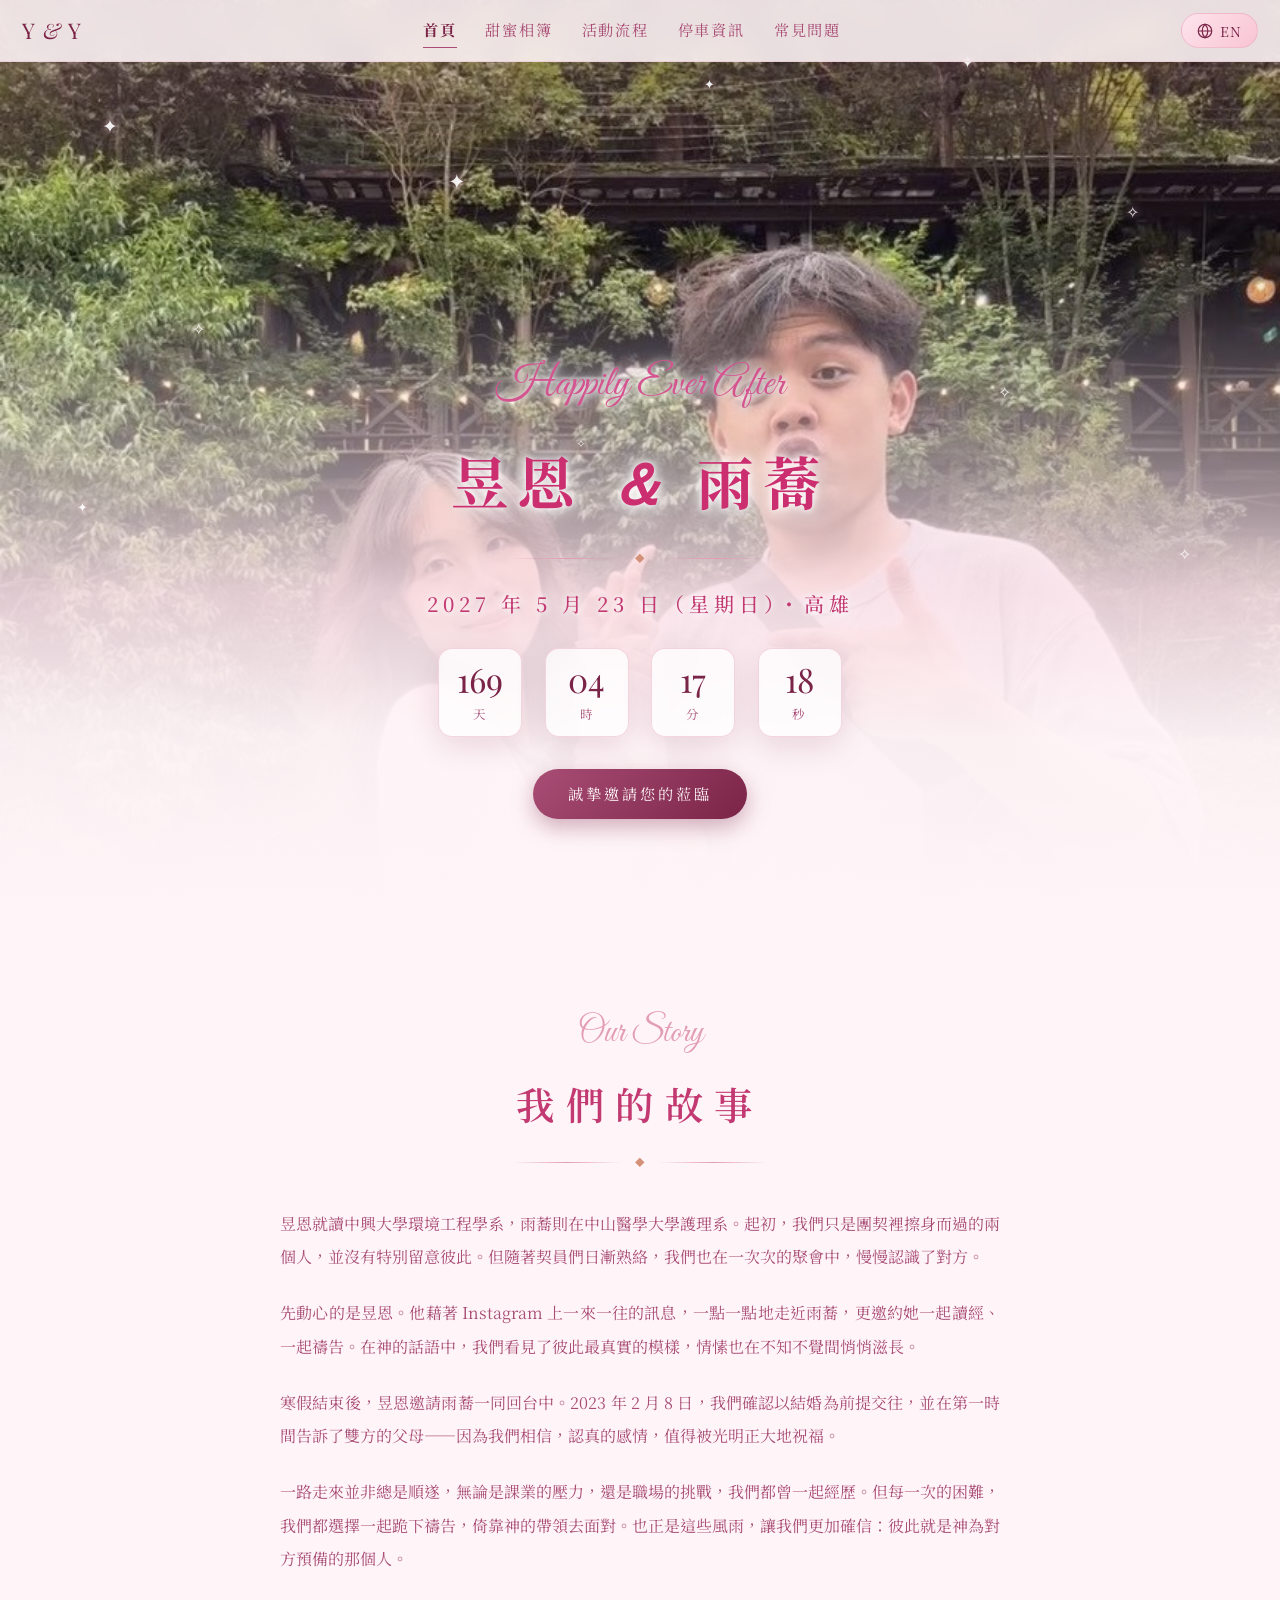
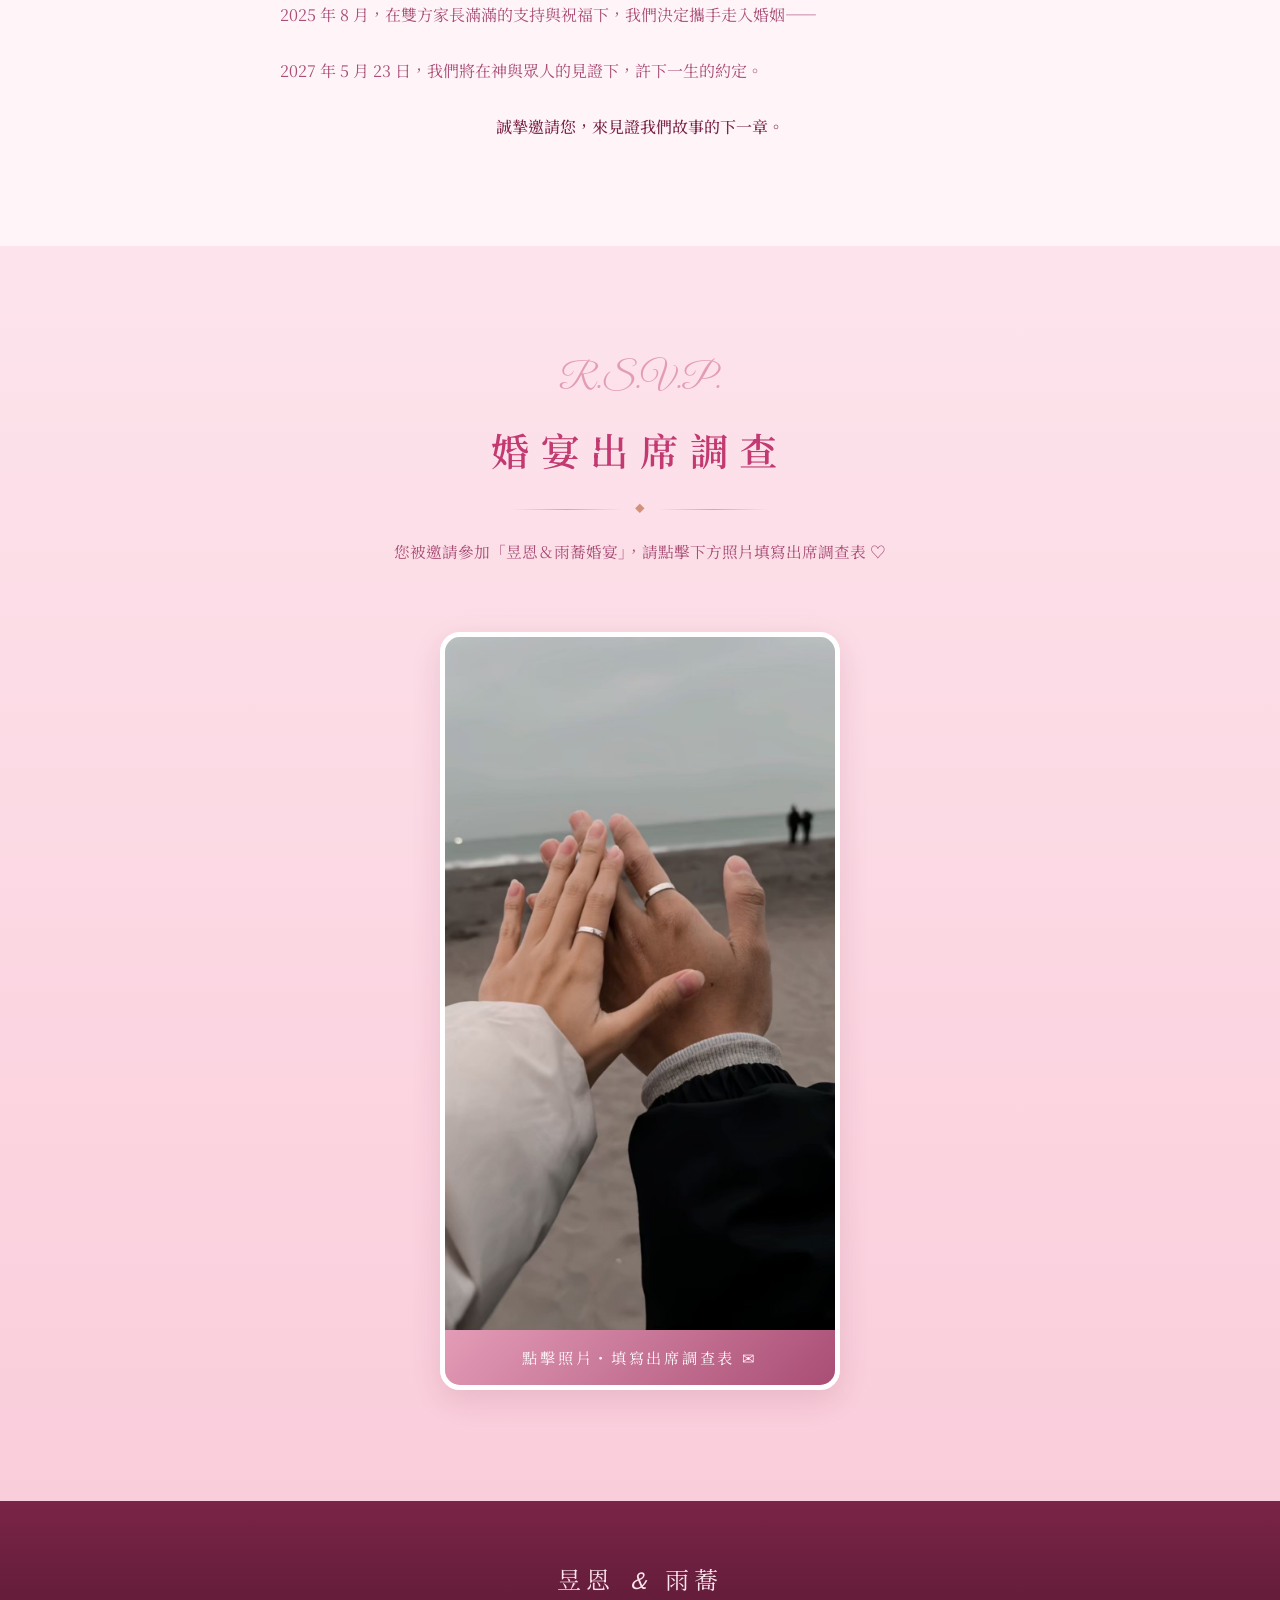
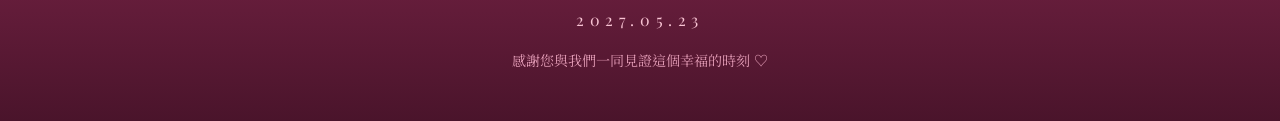
<file: index.html>
<!DOCTYPE html>
<html lang="zh-Hant">
<head>
  <meta charset="UTF-8">
  <meta name="viewport" content="width=device-width, initial-scale=1.0">
  <title>昱恩 ＆ 雨蕎 | 我們的婚禮</title>
  <link rel="preconnect" href="https://fonts.googleapis.com">
  <link rel="preconnect" href="https://fonts.gstatic.com" crossorigin>
  <link href="https://fonts.googleapis.com/css2?family=Playfair+Display:ital,wght@0,400;0,600;1,400&family=Great+Vibes&family=Noto+Serif+TC:wght@400;500;700&display=swap" rel="stylesheet">
  <link rel="stylesheet" href="style.css">
</head>
<body>

  <!-- ══════════ 導覽列 ══════════ -->
  <header class="nav" id="top">
    <a class="nav-monogram" href="index.html">Y <span class="amp">&amp;</span> Y</a>

    <nav class="nav-links" id="navLinks">
      <a href="index.html" data-i18n="nav.home">首頁</a>
      <a href="gallery.html" data-i18n="nav.gallery">甜蜜相簿</a>
      <a href="events.html" data-i18n="nav.events">活動流程</a>
      <a href="parking.html" data-i18n="nav.parking">停車資訊</a>
      <a href="faq.html" data-i18n="nav.faq">常見問題</a>
    </nav>

    <div class="nav-right">
      <button class="lang-btn" id="langBtn" aria-label="切換語言 / Switch language">
        <svg viewBox="0 0 24 24" width="18" height="18" fill="none" stroke="currentColor" stroke-width="1.6">
          <circle cx="12" cy="12" r="9"/>
          <path d="M3 12h18M12 3c2.5 2.6 3.8 5.7 3.8 9S14.5 18.4 12 21c-2.5-2.6-3.8-5.7-3.8-9S9.5 5.6 12 3z"/>
        </svg>
        <span id="langLabel">EN</span>
      </button>
      <button class="menu-btn" id="menuBtn" aria-expanded="false">
        <span data-i18n="nav.menu">選單</span>
        <svg viewBox="0 0 24 24" width="18" height="18" fill="none" stroke="currentColor" stroke-width="1.8" stroke-linecap="round">
          <path d="M4 7h16M4 12h16M4 17h16"/>
        </svg>
      </button>
    </div>
  </header>

  <!-- ══════════ 首頁 ══════════ -->
  <section class="hero" id="home">
    <div class="hero-photo"></div>
    <div class="hero-veil"></div>
    <div class="sparkles" aria-hidden="true">
      <span>✦</span><span>✧</span><span>✦</span><span>✧</span><span>✦</span>
      <span>✧</span><span>✦</span><span>✧</span><span>✦</span><span>✧</span>
    </div>

    <div class="hero-content">
      <p class="hero-script" data-i18n="hero.script">Happily Ever After</p>
      <h1 class="hero-names"><span data-i18n="hero.groom">昱恩</span> <span class="amp">＆</span> <span data-i18n="hero.bride">雨蕎</span></h1>
      <div class="hero-divider" aria-hidden="true">
        <span class="line"></span><span class="gem">◆</span><span class="line"></span>
      </div>
      <p class="hero-date" data-i18n="hero.date">2027 年 5 月 23 日（星期日）・高雄</p>

      <div class="countdown" id="countdown" aria-label="倒數計時">
        <div class="cd-cell"><span class="cd-num" id="cdDays">—</span><span class="cd-label" data-i18n="cd.days">天</span></div>
        <div class="cd-cell"><span class="cd-num" id="cdHours">—</span><span class="cd-label" data-i18n="cd.hours">時</span></div>
        <div class="cd-cell"><span class="cd-num" id="cdMins">—</span><span class="cd-label" data-i18n="cd.mins">分</span></div>
        <div class="cd-cell"><span class="cd-num" id="cdSecs">—</span><span class="cd-label" data-i18n="cd.secs">秒</span></div>
      </div>

      <a class="hero-cta" href="events.html" data-i18n="hero.cta">誠摯邀請您的蒞臨</a>
    </div>
  </section>

  <!-- ══════════ 我們的故事 ══════════ -->
  <section class="section" id="story">
    <p class="section-script">Our Story</p>
    <h2 class="section-title" data-i18n="story.title">我們的故事</h2>
    <div class="section-divider" aria-hidden="true"><span class="line"></span><span class="gem">◆</span><span class="line"></span></div>

    <div class="story-body">
      <p data-i18n="story.p1">昱恩就讀中興大學環境工程學系，雨蕎則在中山醫學大學護理系。起初，我們只是團契裡擦身而過的兩個人，並沒有特別留意彼此。但隨著契員們日漸熟絡，我們也在一次次的聚會中，慢慢認識了對方。</p>
      <p data-i18n="story.p2">先動心的是昱恩。他藉著 Instagram 上一來一往的訊息，一點一點地走近雨蕎，更邀約她一起讀經、一起禱告。在神的話語中，我們看見了彼此最真實的模樣，情愫也在不知不覺間悄悄滋長。</p>
      <p data-i18n="story.p3">寒假結束後，昱恩邀請雨蕎一同回台中。2023 年 2 月 8 日，我們確認以結婚為前提交往，並在第一時間告訴了雙方的父母——因為我們相信，認真的感情，值得被光明正大地祝福。</p>
      <p data-i18n="story.p4">一路走來並非總是順遂，無論是課業的壓力，還是職場的挑戰，我們都曾一起經歷。但每一次的困難，我們都選擇一起跪下禱告，倚靠神的帶領去面對。也正是這些風雨，讓我們更加確信：彼此就是神為對方預備的那個人。</p>
      <p data-i18n="story.p5">2025 年 8 月，在雙方家長滿滿的支持與祝福下，我們決定攜手走入婚姻——</p>
      <p data-i18n="story.p6">2027 年 5 月 23 日，我們將在神與眾人的見證下，許下一生的約定。</p>
      <p data-i18n="story.p7">誠摯邀請您，來見證我們故事的下一章。</p>
    </div>
  </section>

  <!-- ══════════ 婚宴出席調查 RSVP ══════════ -->
  <section class="section section-tinted" id="rsvp">
    <p class="section-script">R.S.V.P.</p>
    <h2 class="section-title" data-i18n="rsvp.title">婚宴出席調查</h2>
    <div class="section-divider" aria-hidden="true"><span class="line"></span><span class="gem">◆</span><span class="line"></span></div>
    <p class="section-note" data-i18n="rsvp.note">您被邀請參加「昱恩＆雨蕎婚宴」，請點擊下方照片填寫出席調查表 ♡</p>

    <a class="rsvp-link" target="_blank" rel="noopener"
       href="https://en-vite-app.com/rsvp/form/1949b228-adf5-4fd9-9179-f8d4de26226a?v=1783345072">
      <figure class="rsvp-figure">
        <img src="images/rsvp.jpg" alt="點擊填寫婚宴出席調查表">
        <figcaption data-i18n="rsvp.cap">點擊照片・填寫出席調查表 ✉</figcaption>
      </figure>
    </a>
  </section>

  <!-- ══════════ 頁尾 ══════════ -->
  <footer class="footer">
    <p class="footer-names"><span data-i18n="hero.groom">昱恩</span> <span class="amp">＆</span> <span data-i18n="hero.bride">雨蕎</span></p>
    <p class="footer-date">2027.05.23</p>
    <p class="footer-note" data-i18n="footer.note">感謝您與我們一同見證這個幸福的時刻 ♡</p>
  </footer>

  <script src="script.js"></script>
</body>
</html>
</file>
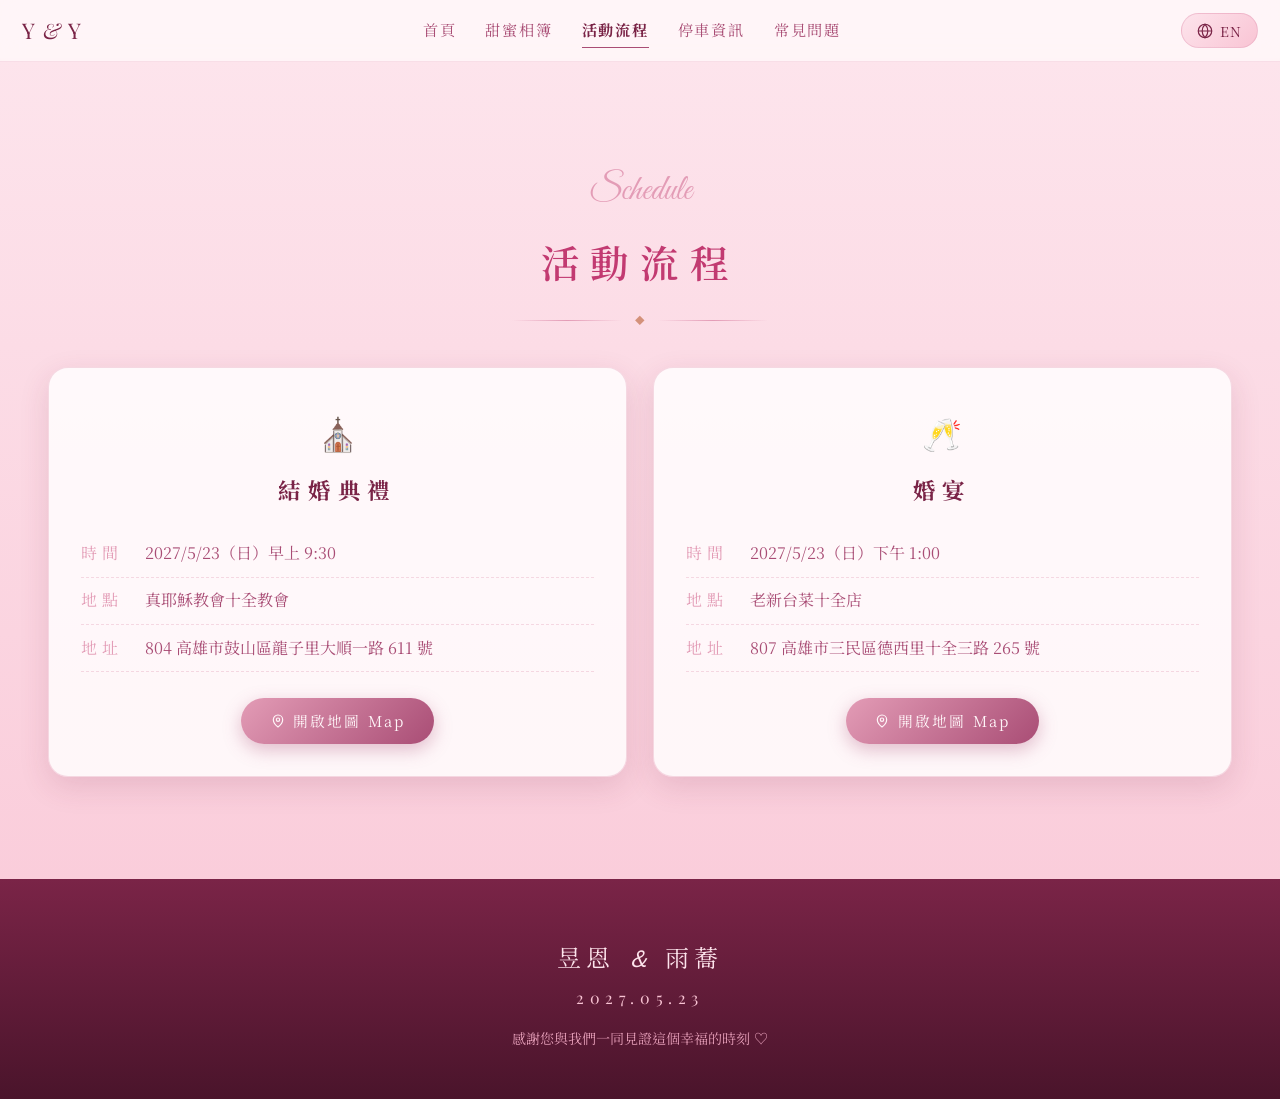
<file: events.html>
<!DOCTYPE html>
<html lang="zh-Hant">
<head>
  <meta charset="UTF-8">
  <meta name="viewport" content="width=device-width, initial-scale=1.0">
  <title>活動流程 | 昱恩 ＆ 雨蕎</title>
  <link rel="preconnect" href="https://fonts.googleapis.com">
  <link rel="preconnect" href="https://fonts.gstatic.com" crossorigin>
  <link href="https://fonts.googleapis.com/css2?family=Playfair+Display:ital,wght@0,400;0,600;1,400&family=Great+Vibes&family=Noto+Serif+TC:wght@400;500;700&display=swap" rel="stylesheet">
  <link rel="stylesheet" href="style.css">
</head>
<body class="subpage">

  <!-- ══════════ 導覽列 ══════════ -->
  <header class="nav" id="top">
    <a class="nav-monogram" href="index.html">Y <span class="amp">&amp;</span> Y</a>

    <nav class="nav-links" id="navLinks">
      <a href="index.html" data-i18n="nav.home">首頁</a>
      <a href="gallery.html" data-i18n="nav.gallery">甜蜜相簿</a>
      <a href="events.html" data-i18n="nav.events">活動流程</a>
      <a href="parking.html" data-i18n="nav.parking">停車資訊</a>
      <a href="faq.html" data-i18n="nav.faq">常見問題</a>
    </nav>

    <div class="nav-right">
      <button class="lang-btn" id="langBtn" aria-label="切換語言 / Switch language">
        <svg viewBox="0 0 24 24" width="18" height="18" fill="none" stroke="currentColor" stroke-width="1.6">
          <circle cx="12" cy="12" r="9"/>
          <path d="M3 12h18M12 3c2.5 2.6 3.8 5.7 3.8 9S14.5 18.4 12 21c-2.5-2.6-3.8-5.7-3.8-9S9.5 5.6 12 3z"/>
        </svg>
        <span id="langLabel">EN</span>
      </button>
      <button class="menu-btn" id="menuBtn" aria-expanded="false">
        <span data-i18n="nav.menu">選單</span>
        <svg viewBox="0 0 24 24" width="18" height="18" fill="none" stroke="currentColor" stroke-width="1.8" stroke-linecap="round">
          <path d="M4 7h16M4 12h16M4 17h16"/>
        </svg>
      </button>
    </div>
  </header>

  <main class="page-main">
    <section class="section section-tinted" id="events">
      <p class="section-script">Schedule</p>
      <h2 class="section-title" data-i18n="events.title">活動流程</h2>
      <div class="section-divider" aria-hidden="true"><span class="line"></span><span class="gem">◆</span><span class="line"></span></div>

      <div class="event-cards">
        <article class="event-card">
          <div class="event-icon" aria-hidden="true">⛪</div>
          <h3 data-i18n="events.ceremony.title">結婚典禮</h3>
          <dl>
            <div class="event-row">
              <dt data-i18n="events.label.time">時間</dt>
              <dd data-i18n="events.ceremony.time">2027/5/23（日）早上 9:30</dd>
            </div>
            <div class="event-row">
              <dt data-i18n="events.label.place">地點</dt>
              <dd data-i18n="events.ceremony.place">真耶穌教會十全教會</dd>
            </div>
            <div class="event-row">
              <dt data-i18n="events.label.addr">地址</dt>
              <dd data-i18n="events.ceremony.addr">804 高雄市鼓山區龍子里大順一路 611 號</dd>
            </div>
          </dl>
          <a class="map-btn" target="_blank" rel="noopener"
             href="https://www.google.com/maps/search/?api=1&query=%E7%9C%9F%E8%80%B6%E7%A9%8C%E6%95%99%E6%9C%83%E5%8D%81%E5%85%A8%E6%95%99%E6%9C%83">
            <svg viewBox="0 0 24 24" width="16" height="16" fill="none" stroke="currentColor" stroke-width="1.8" stroke-linecap="round" stroke-linejoin="round">
              <path d="M12 21s-7-5.5-7-11a7 7 0 0 1 14 0c0 5.5-7 11-7 11z"/><circle cx="12" cy="10" r="2.5"/>
            </svg>
            <span data-i18n="events.map">開啟地圖 Map</span>
          </a>
        </article>

        <article class="event-card">
          <div class="event-icon" aria-hidden="true">🥂</div>
          <h3 data-i18n="events.banquet.title">婚宴</h3>
          <dl>
            <div class="event-row">
              <dt data-i18n="events.label.time">時間</dt>
              <dd data-i18n="events.banquet.time">2027/5/23（日）下午 1:00</dd>
            </div>
            <div class="event-row">
              <dt data-i18n="events.label.place">地點</dt>
              <dd data-i18n="events.banquet.place">老新台菜十全店</dd>
            </div>
            <div class="event-row">
              <dt data-i18n="events.label.addr">地址</dt>
              <dd data-i18n="events.banquet.addr">807 高雄市三民區德西里十全三路 265 號</dd>
            </div>
          </dl>
          <a class="map-btn" target="_blank" rel="noopener"
             href="https://www.google.com/maps/search/?api=1&query=%E8%80%81%E6%96%B0%E5%8F%B0%E8%8F%9C%E5%8D%81%E5%85%A8%E5%BA%97">
            <svg viewBox="0 0 24 24" width="16" height="16" fill="none" stroke="currentColor" stroke-width="1.8" stroke-linecap="round" stroke-linejoin="round">
              <path d="M12 21s-7-5.5-7-11a7 7 0 0 1 14 0c0 5.5-7 11-7 11z"/><circle cx="12" cy="10" r="2.5"/>
            </svg>
            <span data-i18n="events.map">開啟地圖 Map</span>
          </a>
        </article>
      </div>
    </section>
  </main>

  <!-- ══════════ 頁尾 ══════════ -->
  <footer class="footer">
    <p class="footer-names"><span data-i18n="hero.groom">昱恩</span> <span class="amp">＆</span> <span data-i18n="hero.bride">雨蕎</span></p>
    <p class="footer-date">2027.05.23</p>
    <p class="footer-note" data-i18n="footer.note">感謝您與我們一同見證這個幸福的時刻 ♡</p>
  </footer>

  <script src="script.js"></script>
</body>
</html>
</file>
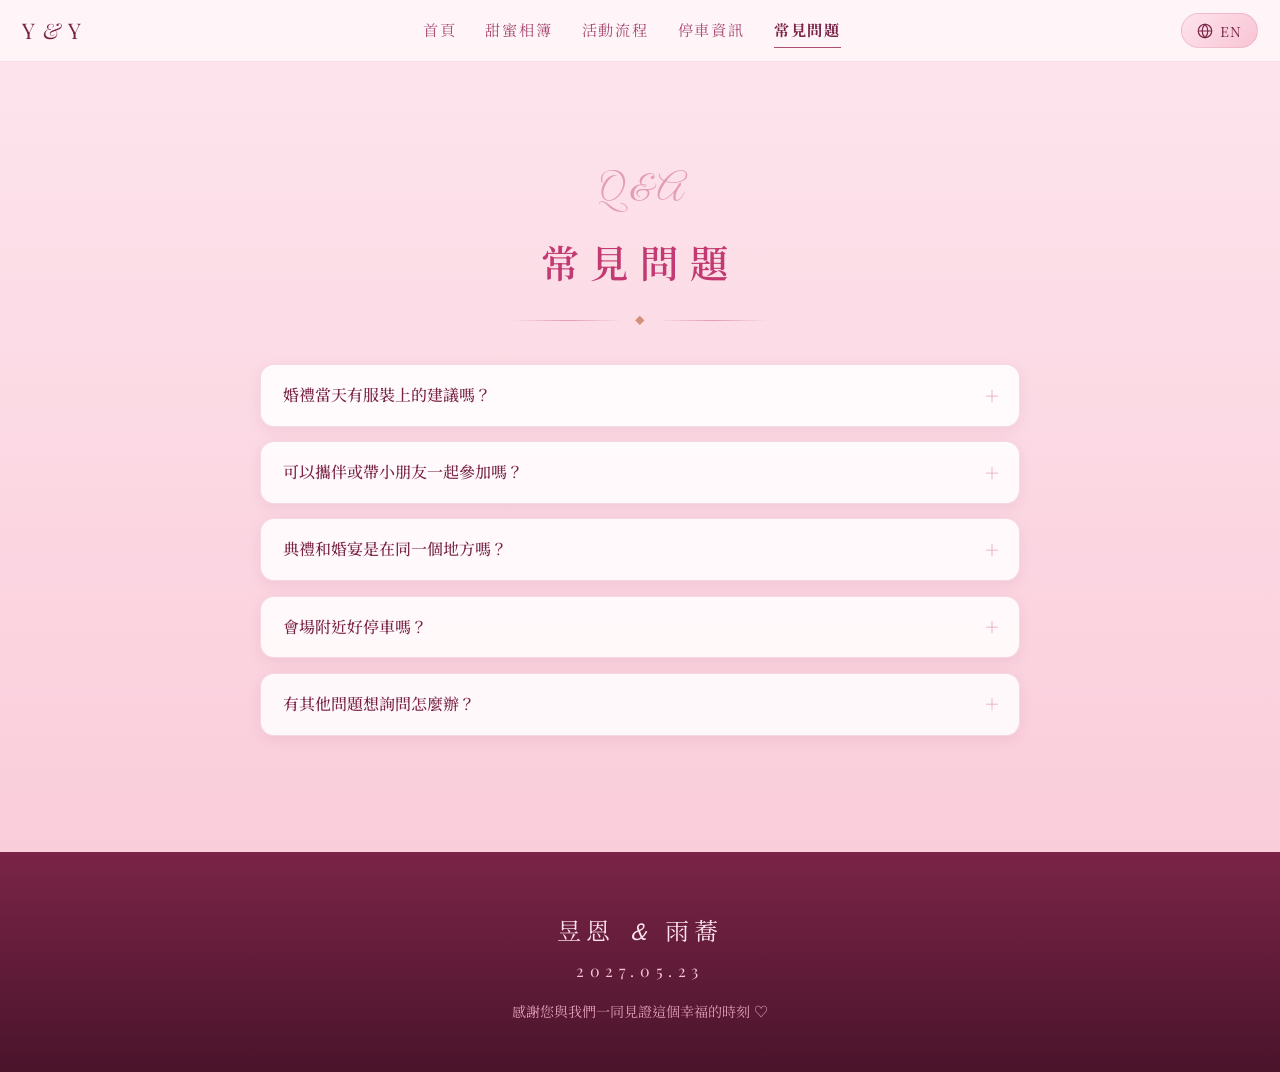
<file: faq.html>
<!DOCTYPE html>
<html lang="zh-Hant">
<head>
  <meta charset="UTF-8">
  <meta name="viewport" content="width=device-width, initial-scale=1.0">
  <title>常見問題 | 昱恩 ＆ 雨蕎</title>
  <link rel="preconnect" href="https://fonts.googleapis.com">
  <link rel="preconnect" href="https://fonts.gstatic.com" crossorigin>
  <link href="https://fonts.googleapis.com/css2?family=Playfair+Display:ital,wght@0,400;0,600;1,400&family=Great+Vibes&family=Noto+Serif+TC:wght@400;500;700&display=swap" rel="stylesheet">
  <link rel="stylesheet" href="style.css">
</head>
<body class="subpage">

  <!-- ══════════ 導覽列 ══════════ -->
  <header class="nav" id="top">
    <a class="nav-monogram" href="index.html">Y <span class="amp">&amp;</span> Y</a>

    <nav class="nav-links" id="navLinks">
      <a href="index.html" data-i18n="nav.home">首頁</a>
      <a href="gallery.html" data-i18n="nav.gallery">甜蜜相簿</a>
      <a href="events.html" data-i18n="nav.events">活動流程</a>
      <a href="parking.html" data-i18n="nav.parking">停車資訊</a>
      <a href="faq.html" data-i18n="nav.faq">常見問題</a>
    </nav>

    <div class="nav-right">
      <button class="lang-btn" id="langBtn" aria-label="切換語言 / Switch language">
        <svg viewBox="0 0 24 24" width="18" height="18" fill="none" stroke="currentColor" stroke-width="1.6">
          <circle cx="12" cy="12" r="9"/>
          <path d="M3 12h18M12 3c2.5 2.6 3.8 5.7 3.8 9S14.5 18.4 12 21c-2.5-2.6-3.8-5.7-3.8-9S9.5 5.6 12 3z"/>
        </svg>
        <span id="langLabel">EN</span>
      </button>
      <button class="menu-btn" id="menuBtn" aria-expanded="false">
        <span data-i18n="nav.menu">選單</span>
        <svg viewBox="0 0 24 24" width="18" height="18" fill="none" stroke="currentColor" stroke-width="1.8" stroke-linecap="round">
          <path d="M4 7h16M4 12h16M4 17h16"/>
        </svg>
      </button>
    </div>
  </header>

  <main class="page-main">
    <section class="section section-tinted" id="faq">
      <p class="section-script">Q &amp; A</p>
      <h2 class="section-title" data-i18n="faq.title">常見問題</h2>
      <div class="section-divider" aria-hidden="true"><span class="line"></span><span class="gem">◆</span><span class="line"></span></div>

      <div class="faq-list">
        <details class="faq-item">
          <summary data-i18n="faq.q1">婚禮當天有服裝上的建議嗎？</summary>
          <p data-i18n="faq.a1">穿著整潔、舒適的半正式服裝即可。若願意搭配我們的主題色（藍色系）出席，我們會非常開心！</p>
        </details>
        <details class="faq-item">
          <summary data-i18n="faq.q2">可以攜伴或帶小朋友一起參加嗎？</summary>
          <p data-i18n="faq.a2">當然歡迎！為了方便安排席次，再麻煩您事先告知出席人數，謝謝。</p>
        </details>
        <details class="faq-item">
          <summary data-i18n="faq.q3">典禮和婚宴是在同一個地方嗎？</summary>
          <p data-i18n="faq.a3">不是喔！早上的結婚典禮在真耶穌教會十全教會，中午的婚宴在老新台菜十全店，兩地車程約 10 分鐘，詳細地址請見「活動流程」。</p>
        </details>
        <details class="faq-item">
          <summary data-i18n="faq.q4">會場附近好停車嗎？</summary>
          <p data-i18n="faq.a4">兩個會場周邊的停車資訊我們正在整理中，會在婚禮前更新於「停車資訊」頁面，敬請留意。</p>
        </details>
        <details class="faq-item">
          <summary data-i18n="faq.q5">有其他問題想詢問怎麼辦？</summary>
          <p data-i18n="faq.a5">歡迎直接私訊新人，我們會盡快回覆您！</p>
        </details>
      </div>
    </section>
  </main>

  <!-- ══════════ 頁尾 ══════════ -->
  <footer class="footer">
    <p class="footer-names"><span data-i18n="hero.groom">昱恩</span> <span class="amp">＆</span> <span data-i18n="hero.bride">雨蕎</span></p>
    <p class="footer-date">2027.05.23</p>
    <p class="footer-note" data-i18n="footer.note">感謝您與我們一同見證這個幸福的時刻 ♡</p>
  </footer>

  <script src="script.js"></script>
</body>
</html>
</file>
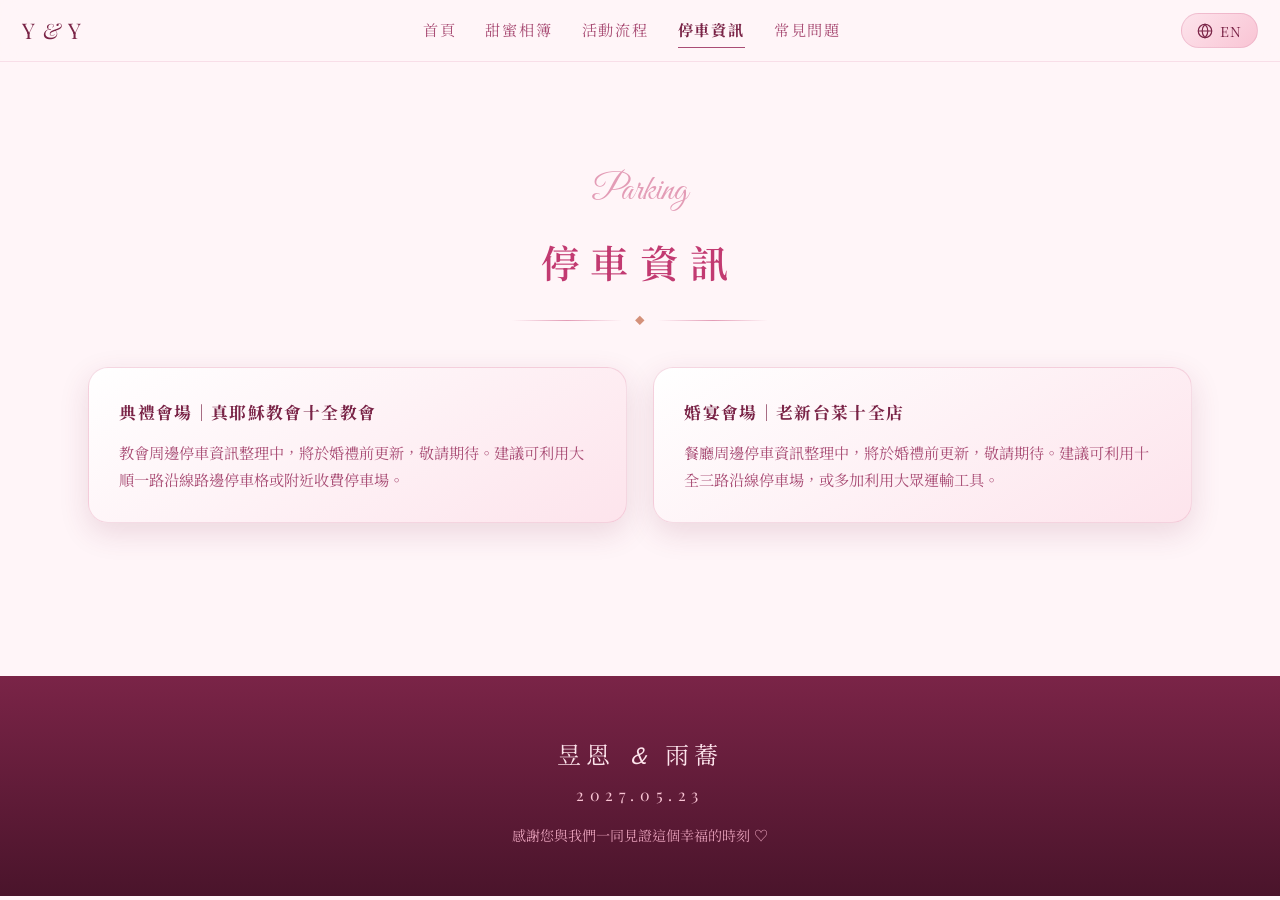
<file: parking.html>
<!DOCTYPE html>
<html lang="zh-Hant">
<head>
  <meta charset="UTF-8">
  <meta name="viewport" content="width=device-width, initial-scale=1.0">
  <title>停車資訊 | 昱恩 ＆ 雨蕎</title>
  <link rel="preconnect" href="https://fonts.googleapis.com">
  <link rel="preconnect" href="https://fonts.gstatic.com" crossorigin>
  <link href="https://fonts.googleapis.com/css2?family=Playfair+Display:ital,wght@0,400;0,600;1,400&family=Great+Vibes&family=Noto+Serif+TC:wght@400;500;700&display=swap" rel="stylesheet">
  <link rel="stylesheet" href="style.css">
</head>
<body class="subpage">

  <!-- ══════════ 導覽列 ══════════ -->
  <header class="nav" id="top">
    <a class="nav-monogram" href="index.html">Y <span class="amp">&amp;</span> Y</a>

    <nav class="nav-links" id="navLinks">
      <a href="index.html" data-i18n="nav.home">首頁</a>
      <a href="gallery.html" data-i18n="nav.gallery">甜蜜相簿</a>
      <a href="events.html" data-i18n="nav.events">活動流程</a>
      <a href="parking.html" data-i18n="nav.parking">停車資訊</a>
      <a href="faq.html" data-i18n="nav.faq">常見問題</a>
    </nav>

    <div class="nav-right">
      <button class="lang-btn" id="langBtn" aria-label="切換語言 / Switch language">
        <svg viewBox="0 0 24 24" width="18" height="18" fill="none" stroke="currentColor" stroke-width="1.6">
          <circle cx="12" cy="12" r="9"/>
          <path d="M3 12h18M12 3c2.5 2.6 3.8 5.7 3.8 9S14.5 18.4 12 21c-2.5-2.6-3.8-5.7-3.8-9S9.5 5.6 12 3z"/>
        </svg>
        <span id="langLabel">EN</span>
      </button>
      <button class="menu-btn" id="menuBtn" aria-expanded="false">
        <span data-i18n="nav.menu">選單</span>
        <svg viewBox="0 0 24 24" width="18" height="18" fill="none" stroke="currentColor" stroke-width="1.8" stroke-linecap="round">
          <path d="M4 7h16M4 12h16M4 17h16"/>
        </svg>
      </button>
    </div>
  </header>

  <main class="page-main">
    <section class="section" id="parking">
      <p class="section-script">Parking</p>
      <h2 class="section-title" data-i18n="parking.title">停車資訊</h2>
      <div class="section-divider" aria-hidden="true"><span class="line"></span><span class="gem">◆</span><span class="line"></span></div>

      <div class="parking-cards">
        <article class="parking-card">
          <h3 data-i18n="parking.church.title">典禮會場｜真耶穌教會十全教會</h3>
          <p data-i18n="parking.church.body">教會周邊停車資訊整理中，將於婚禮前更新，敬請期待。建議可利用大順一路沿線路邊停車格或附近收費停車場。</p>
        </article>
        <article class="parking-card">
          <h3 data-i18n="parking.rest.title">婚宴會場｜老新台菜十全店</h3>
          <p data-i18n="parking.rest.body">餐廳周邊停車資訊整理中，將於婚禮前更新，敬請期待。建議可利用十全三路沿線停車場，或多加利用大眾運輸工具。</p>
        </article>
      </div>
    </section>
  </main>

  <!-- ══════════ 頁尾 ══════════ -->
  <footer class="footer">
    <p class="footer-names"><span data-i18n="hero.groom">昱恩</span> <span class="amp">＆</span> <span data-i18n="hero.bride">雨蕎</span></p>
    <p class="footer-date">2027.05.23</p>
    <p class="footer-note" data-i18n="footer.note">感謝您與我們一同見證這個幸福的時刻 ♡</p>
  </footer>

  <script src="script.js"></script>
</body>
</html>
</file>
<file: style.css>
/* ═══════════════════════════════════════════════
   睡美人溫柔粉（加強版）— 婚禮網站
   蜜糖粉 / 淡粉 / 銀霧白 / 粉 Topaz 金
   ═══════════════════════════════════════════════ */

:root {
  --deep: #7a2447;        /* 深玫瑰 */
  --navy: #a94d75;        /* 玫瑰粉 */
  --dusty: #e39cb6;       /* 蜜糖粉 */
  --baby: #f9c4d4;        /* 糖果淡粉 */
  --ice: #fde4ec;
  --silver: #fff5f8;      /* 銀霧白 */
  --gold: #d4917a;        /* 粉 Topaz 金 */
  --shine: #ffffff;
  --shadow: 0 10px 30px rgba(122, 36, 71, 0.14);
  --serif-en: "Playfair Display", serif;
  --serif-tc: "Noto Serif TC", serif;
  --script: "Great Vibes", cursive;
}

* { margin: 0; padding: 0; box-sizing: border-box; }

html { scroll-behavior: smooth; }

body {
  font-family: var(--serif-tc);
  color: var(--deep);
  background: var(--silver);
  line-height: 1.8;
}

.amp { font-family: var(--serif-en); font-style: italic; }

/* ── 導覽列 ─────────────────────────────── */
.nav {
  position: fixed;
  top: 0; left: 0; right: 0;
  z-index: 100;
  display: flex;
  align-items: center;
  justify-content: space-between;
  gap: 1rem;
  padding: 0.7rem 1.4rem;
  background: rgba(255, 245, 248, 0.88);
  backdrop-filter: blur(12px);
  border-bottom: 1px solid rgba(227, 156, 182, 0.25);
}

.nav-monogram {
  font-family: var(--serif-en);
  font-size: 1.35rem;
  letter-spacing: 0.08em;
  color: var(--deep);
  text-decoration: none;
  white-space: nowrap;
}

.nav-links {
  display: flex;
  gap: 1.8rem;
}

.nav-links a {
  color: var(--navy);
  text-decoration: none;
  font-size: 0.95rem;
  letter-spacing: 0.12em;
  padding: 0.2rem 0;
  border-bottom: 1.5px solid transparent;
  transition: color 0.25s, border-color 0.25s;
}

.nav-links a:hover {
  color: var(--deep);
  border-bottom-color: var(--dusty);
}

.nav-links a.active {
  color: var(--deep);
  font-weight: 700;
  border-bottom-color: var(--navy);
}

.nav-right { display: flex; align-items: center; gap: 0.6rem; }

.lang-btn, .menu-btn {
  display: inline-flex;
  align-items: center;
  gap: 0.35rem;
  font-family: var(--serif-tc);
  font-size: 0.85rem;
  letter-spacing: 0.08em;
  color: var(--deep);
  background: linear-gradient(135deg, var(--ice), var(--baby));
  border: 1px solid rgba(227, 156, 182, 0.45);
  border-radius: 999px;
  padding: 0.4rem 0.9rem;
  cursor: pointer;
  transition: box-shadow 0.25s, transform 0.25s;
}

.lang-btn:hover, .menu-btn:hover {
  box-shadow: 0 4px 14px rgba(227, 156, 182, 0.35);
  transform: translateY(-1px);
}

.menu-btn { display: none; }

/* ── 首頁 Hero ──────────────────────────── */
.hero {
  position: relative;
  min-height: 100svh;
  display: flex;
  align-items: flex-end;
  justify-content: center;
  overflow: hidden;
}

.hero-photo {
  position: absolute;
  inset: 0;
  background: url("images/首頁.jpg") center 30% / cover no-repeat;
}

.hero-veil {
  position: absolute;
  inset: 0;
  background:
    linear-gradient(to bottom,
      rgba(122, 36, 71, 0.35) 0%,
      rgba(122, 36, 71, 0.05) 28%,
      rgba(253, 228, 236, 0.45) 48%,
      rgba(253, 228, 236, 0.88) 66%,
      rgba(255, 245, 248, 0.97) 82%,
      var(--silver) 100%);
}

.sparkles span {
  position: absolute;
  color: rgba(255, 255, 255, 0.9);
  text-shadow: 0 0 8px rgba(249, 196, 212, 0.9);
  animation: twinkle 3.2s ease-in-out infinite;
  font-size: 1rem;
}

.sparkles span:nth-child(1)  { top: 12%; left: 8%;  animation-delay: 0s;   font-size: 1.2rem; }
.sparkles span:nth-child(2)  { top: 22%; left: 88%; animation-delay: 0.5s; }
.sparkles span:nth-child(3)  { top: 8%;  left: 55%; animation-delay: 1s;   font-size: 0.8rem; }
.sparkles span:nth-child(4)  { top: 35%; left: 15%; animation-delay: 1.4s; }
.sparkles span:nth-child(5)  { top: 18%; left: 35%; animation-delay: 2s;   font-size: 1.3rem; }
.sparkles span:nth-child(6)  { top: 42%; left: 78%; animation-delay: 0.8s; }
.sparkles span:nth-child(7)  { top: 55%; left: 6%;  animation-delay: 1.7s; font-size: 0.8rem; }
.sparkles span:nth-child(8)  { top: 60%; left: 92%; animation-delay: 2.4s; }
.sparkles span:nth-child(9)  { top: 5%;  left: 75%; animation-delay: 2.8s; font-size: 1.1rem; }
.sparkles span:nth-child(10) { top: 48%; left: 45%; animation-delay: 1.2s; font-size: 0.75rem; }

@keyframes twinkle {
  0%, 100% { opacity: 0.15; transform: scale(0.8); }
  50%      { opacity: 1;    transform: scale(1.15); }
}

.hero-content {
  position: relative;
  z-index: 2;
  text-align: center;
  padding: 0 1.5rem 9vh;
  width: 100%;
}

.hero-script {
  font-family: var(--script);
  font-size: clamp(1.8rem, 4vw, 2.6rem);
  color: #d4548f;
  margin-bottom: 0.4rem;
  text-shadow:
    0 0 6px rgba(255, 255, 255, 1),
    0 1px 12px rgba(255, 255, 255, 0.95),
    0 0 30px rgba(255, 255, 255, 0.9);
}

.hero-names {
  font-family: var(--serif-tc);
  font-weight: 700;
  font-size: clamp(2.2rem, 6vw, 3.6rem);
  letter-spacing: 0.15em;
  color: #cb2f70;
  text-shadow:
    0 0 6px rgba(255, 255, 255, 1),
    0 1px 14px rgba(255, 255, 255, 0.95),
    0 0 36px rgba(255, 255, 255, 0.9);
}

.hero-divider, .section-divider {
  display: flex;
  align-items: center;
  justify-content: center;
  gap: 0.8rem;
  margin: 1rem auto 1.2rem;
}

.hero-divider .line, .section-divider .line {
  width: clamp(50px, 10vw, 110px);
  height: 1px;
  background: linear-gradient(90deg, transparent, var(--dusty), transparent);
}

.hero-divider .gem, .section-divider .gem {
  color: var(--gold);
  font-size: 0.6rem;
}

.hero-date {
  font-size: clamp(1rem, 2.4vw, 1.25rem);
  letter-spacing: 0.25em;
  font-weight: 500;
  color: #c23a71;
  text-shadow:
    0 0 6px rgba(255, 255, 255, 1),
    0 1px 10px rgba(255, 255, 255, 0.95),
    0 0 26px rgba(255, 255, 255, 0.9);
}

/* 倒數計時 */
.countdown {
  display: flex;
  justify-content: center;
  gap: clamp(0.6rem, 2.5vw, 1.4rem);
  margin: 1.6rem 0;
}

.cd-cell {
  min-width: clamp(62px, 9vw, 84px);
  padding: 0.7rem 0.4rem 0.55rem;
  background: rgba(255, 255, 255, 0.75);
  border: 1px solid rgba(227, 156, 182, 0.4);
  border-radius: 14px;
  box-shadow: var(--shadow);
  backdrop-filter: blur(6px);
}

.cd-num {
  display: block;
  font-family: var(--serif-en);
  font-size: clamp(1.5rem, 3.6vw, 2.1rem);
  line-height: 1.15;
  color: var(--deep);
}

.cd-label {
  font-size: 0.78rem;
  letter-spacing: 0.2em;
  color: var(--navy);
}

.hero-cta {
  display: inline-block;
  margin-top: 0.4rem;
  padding: 0.7rem 2.2rem;
  color: var(--silver);
  background: linear-gradient(135deg, var(--navy), var(--deep));
  border-radius: 999px;
  text-decoration: none;
  letter-spacing: 0.2em;
  font-size: 0.95rem;
  box-shadow: 0 8px 22px rgba(122, 36, 71, 0.35);
  transition: transform 0.25s, box-shadow 0.25s;
}

.hero-cta:hover {
  transform: translateY(-2px);
  box-shadow: 0 12px 28px rgba(122, 36, 71, 0.45);
}

/* ── 子頁面 ─────────────────────────────── */
.page-main {
  padding-top: 3.6rem;             /* 固定導覽列高度 */
  min-height: calc(100svh - 14rem); /* 內容少時也把頁尾推到底 */
  display: flex;
  flex-direction: column;
}

.page-main .section { flex: 1; width: 100%; }

/* ── 區塊共用 ───────────────────────────── */
.section {
  padding: clamp(4rem, 8vw, 6.5rem) clamp(1.2rem, 5vw, 3rem);
  max-width: 1200px;
  margin: 0 auto;
  text-align: center;
}

.section-tinted {
  max-width: none;
  background: linear-gradient(180deg, var(--ice) 0%, var(--baby) 140%);
}

.section-tinted > * { max-width: 1200px; margin-left: auto; margin-right: auto; }

.section-script {
  font-family: var(--script);
  font-size: clamp(1.6rem, 3.5vw, 2.2rem);
  color: var(--dusty);
}

.section-title {
  font-size: clamp(1.7rem, 4vw, 2.4rem);
  font-weight: 600;
  letter-spacing: 0.3em;
  margin-top: 0.2rem;
  color: #c23a71;
}

.section-note {
  color: var(--navy);
  margin-bottom: 2.2rem;
  font-size: 0.98rem;
}

/* ── 我們的故事 ──────────────────────────── */
.story-body {
  max-width: 720px;
  margin: 2.2rem auto 0;
  text-align: justify;
}

.story-body p {
  color: var(--navy);
  font-size: 1rem;
  line-height: 2.1;
  margin-bottom: 1.4em;
}

.story-body p:last-child {
  text-align: center;
  color: var(--deep);
  font-weight: 500;
  margin-bottom: 0;
}

/* ── RSVP 婚宴表單 ────────────────────────── */
.rsvp-link {
  display: inline-block;
  margin-top: 2rem;
  text-decoration: none;
}

.rsvp-figure {
  margin: 0;
  max-width: 400px;
  border-radius: 20px;
  overflow: hidden;
  border: 5px solid #fff;
  box-shadow: var(--shadow);
  transition: transform 0.3s, box-shadow 0.3s;
}

.rsvp-link:hover .rsvp-figure {
  transform: translateY(-5px) scale(1.015);
  box-shadow: 0 18px 40px rgba(122, 36, 71, 0.28);
}

.rsvp-figure img {
  display: block;
  width: 100%;
  height: auto;
}

.rsvp-figure figcaption {
  padding: 0.85rem 1rem;
  background: linear-gradient(135deg, var(--dusty), var(--navy));
  color: var(--silver);
  letter-spacing: 0.18em;
  font-size: 0.95rem;
}

/* ── 相簿 ──────────────────────────────── */
.gallery-grid {
  columns: 3 260px;
  column-gap: 1rem;
  margin-top: 2rem;
}

.gallery-grid figure {
  break-inside: avoid;
  margin-bottom: 1rem;
  border-radius: 16px;
  overflow: hidden;
  border: 4px solid #fff;
  box-shadow: var(--shadow);
  cursor: zoom-in;
  transition: transform 0.3s, box-shadow 0.3s;
}

.gallery-grid figure:hover {
  transform: translateY(-4px) scale(1.01);
  box-shadow: 0 16px 36px rgba(122, 36, 71, 0.22);
}

.gallery-grid img {
  display: block;
  width: 100%;
  height: auto;
}

/* ── 活動流程 ───────────────────────────── */
.event-cards {
  display: grid;
  grid-template-columns: repeat(auto-fit, minmax(290px, 1fr));
  gap: 1.6rem;
  margin-top: 2.4rem;
  text-align: left;
}

.event-card {
  background: rgba(255, 255, 255, 0.82);
  border: 1px solid rgba(227, 156, 182, 0.35);
  border-radius: 20px;
  padding: 2.2rem 2rem 2rem;
  box-shadow: var(--shadow);
  display: flex;
  flex-direction: column;
}

.event-icon { font-size: 2rem; text-align: center; }

.event-card h3 {
  text-align: center;
  font-size: 1.4rem;
  letter-spacing: 0.35em;
  margin: 0.5rem 0 1.3rem;
  color: var(--deep);
}

.event-row {
  display: flex;
  gap: 1rem;
  padding: 0.55rem 0;
  border-bottom: 1px dashed rgba(227, 156, 182, 0.35);
}

.event-row dt {
  flex: 0 0 3em;
  color: var(--dusty);
  letter-spacing: 0.3em;
}

.event-row dd { color: var(--navy); }

.map-btn {
  align-self: center;
  display: inline-flex;
  align-items: center;
  gap: 0.45rem;
  margin-top: 1.6rem;
  padding: 0.6rem 1.8rem;
  color: var(--silver);
  background: linear-gradient(135deg, var(--dusty), var(--navy));
  border-radius: 999px;
  text-decoration: none;
  letter-spacing: 0.15em;
  font-size: 0.92rem;
  box-shadow: 0 6px 18px rgba(169, 77, 117, 0.35);
  transition: transform 0.25s, box-shadow 0.25s;
}

.map-btn:hover {
  transform: translateY(-2px);
  box-shadow: 0 10px 24px rgba(169, 77, 117, 0.45);
}

/* ── 停車資訊 ───────────────────────────── */
.parking-cards {
  display: grid;
  grid-template-columns: repeat(auto-fit, minmax(290px, 1fr));
  gap: 1.6rem;
  margin-top: 2.4rem;
  text-align: left;
}

.parking-card {
  background: linear-gradient(150deg, #fff 0%, var(--ice) 100%);
  border: 1px solid rgba(227, 156, 182, 0.35);
  border-radius: 20px;
  padding: 1.8rem 1.9rem;
  box-shadow: var(--shadow);
}

.parking-card h3 {
  font-size: 1.05rem;
  letter-spacing: 0.08em;
  margin-bottom: 0.7rem;
  color: var(--deep);
}

.parking-card p { color: var(--navy); font-size: 0.95rem; }

/* ── 常見問題 ───────────────────────────── */
.faq-list {
  max-width: 760px;
  margin: 2.2rem auto 0;
  text-align: left;
}

.faq-item {
  background: rgba(255, 255, 255, 0.85);
  border: 1px solid rgba(227, 156, 182, 0.35);
  border-radius: 14px;
  margin-bottom: 0.9rem;
  box-shadow: 0 4px 14px rgba(122, 36, 71, 0.08);
  overflow: hidden;
}

.faq-item summary {
  cursor: pointer;
  list-style: none;
  padding: 1rem 3rem 1rem 1.4rem;
  font-weight: 500;
  color: var(--deep);
  position: relative;
}

.faq-item summary::-webkit-details-marker { display: none; }

.faq-item summary::after {
  content: "＋";
  position: absolute;
  right: 1.2rem;
  top: 50%;
  transform: translateY(-50%);
  color: var(--dusty);
  transition: transform 0.25s;
}

.faq-item[open] summary::after { content: "－"; }

.faq-item p {
  padding: 0 1.4rem 1.2rem;
  color: var(--navy);
  font-size: 0.95rem;
}

/* ── 頁尾 ──────────────────────────────── */
.footer {
  text-align: center;
  padding: 3.5rem 1.5rem 3rem;
  background: linear-gradient(180deg, var(--deep), #4a142b);
  color: var(--ice);
}

.footer-names {
  font-size: 1.5rem;
  letter-spacing: 0.2em;
}

.footer-date {
  font-family: var(--serif-en);
  letter-spacing: 0.35em;
  color: var(--baby);
  margin: 0.3rem 0 0.8rem;
}

.footer-note { font-size: 0.88rem; color: var(--dusty); }

/* ── 燈箱 ──────────────────────────────── */
.lightbox {
  position: fixed;
  inset: 0;
  z-index: 200;
  background: rgba(74, 20, 43, 0.92);
  display: flex;
  align-items: center;
  justify-content: center;
  padding: 4vh 4vw;
}

.lightbox[hidden] { display: none; }

.lightbox img {
  max-width: 100%;
  max-height: 100%;
  border-radius: 12px;
  box-shadow: 0 20px 60px rgba(0, 0, 0, 0.5);
}

.lightbox-close {
  position: absolute;
  top: 1.2rem;
  right: 1.5rem;
  font-size: 1.4rem;
  color: var(--ice);
  background: none;
  border: none;
  cursor: pointer;
}

/* ── 手機版 ─────────────────────────────── */
@media (max-width: 820px) {
  .menu-btn { display: inline-flex; }

  .nav-links {
    position: absolute;
    top: 100%;
    left: 0;
    right: 0;
    flex-direction: column;
    gap: 0;
    background: rgba(255, 245, 248, 0.97);
    backdrop-filter: blur(12px);
    border-bottom: 1px solid rgba(227, 156, 182, 0.3);
    max-height: 0;
    overflow: hidden;
    transition: max-height 0.35s ease;
  }

  .nav-links.open { max-height: 320px; }

  .nav-links a {
    padding: 0.9rem 1.6rem;
    border-bottom: 1px solid rgba(227, 156, 182, 0.18);
  }
}
</file>
